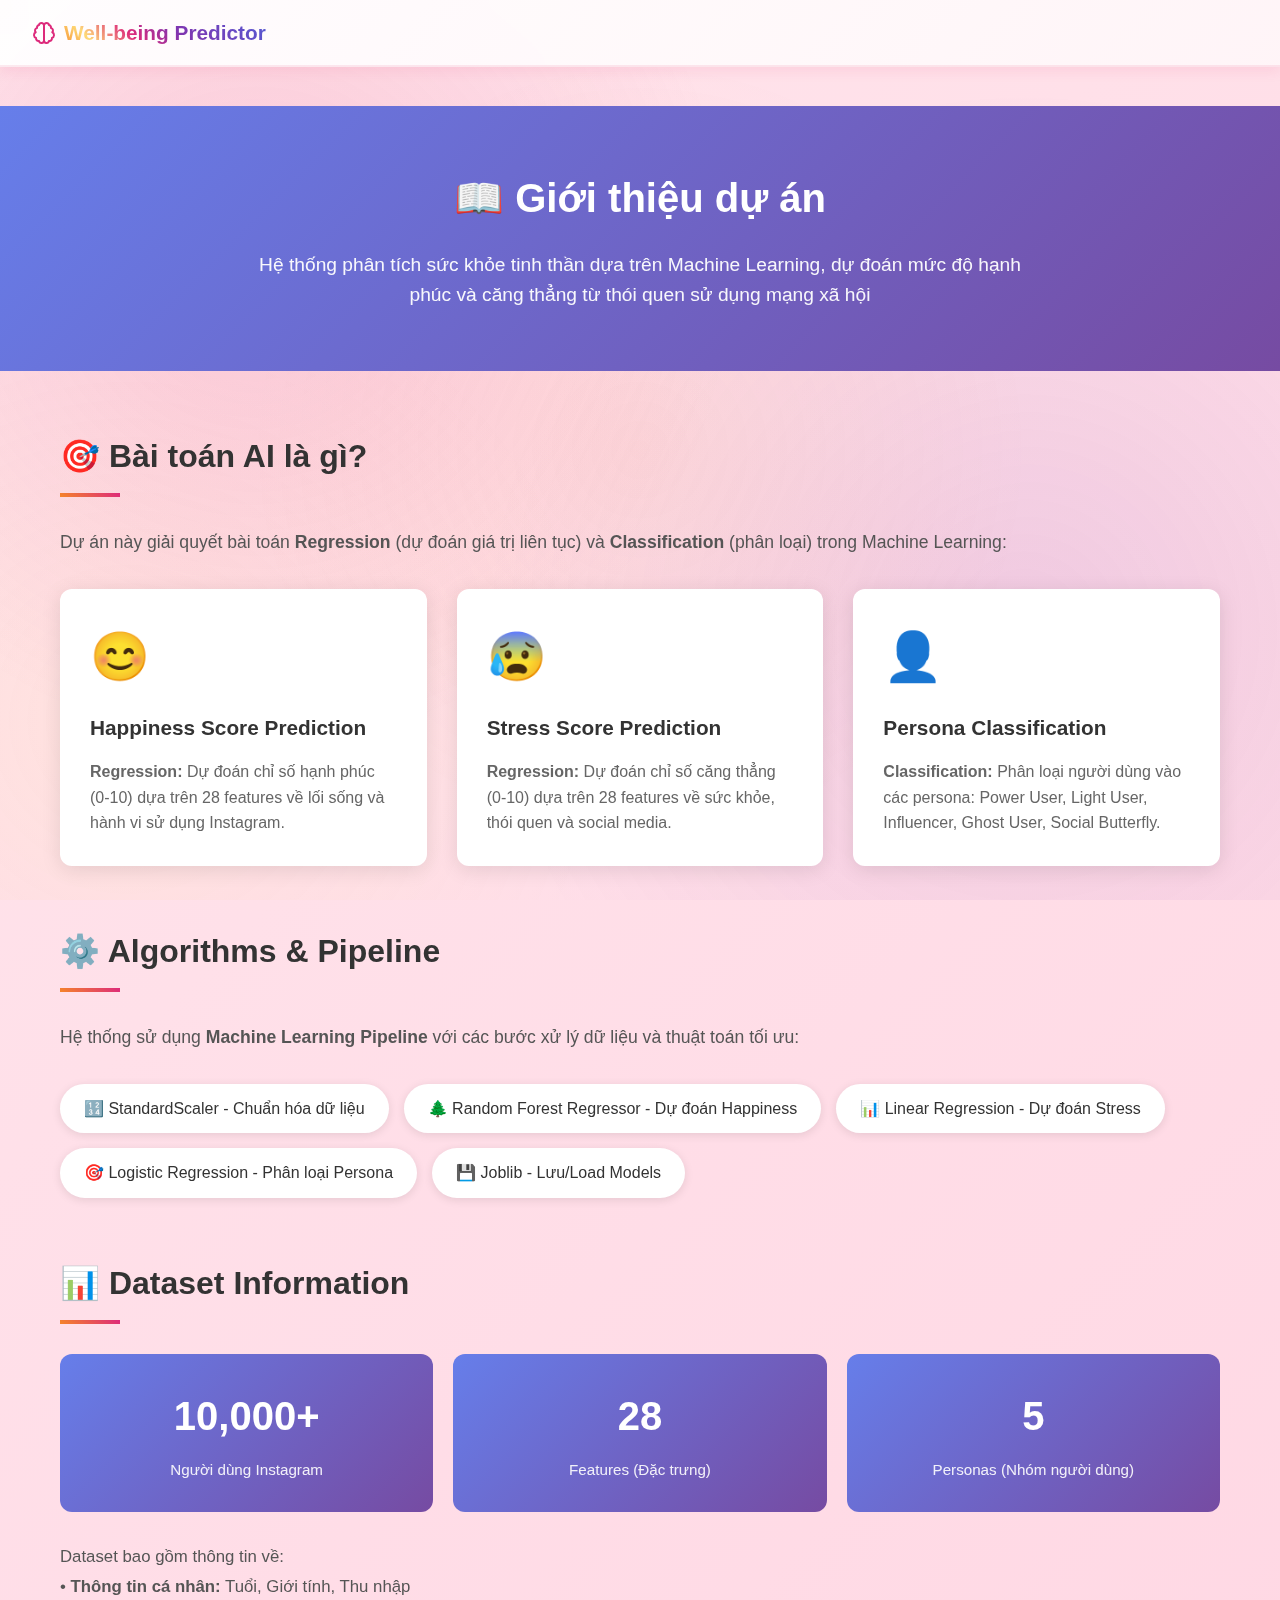
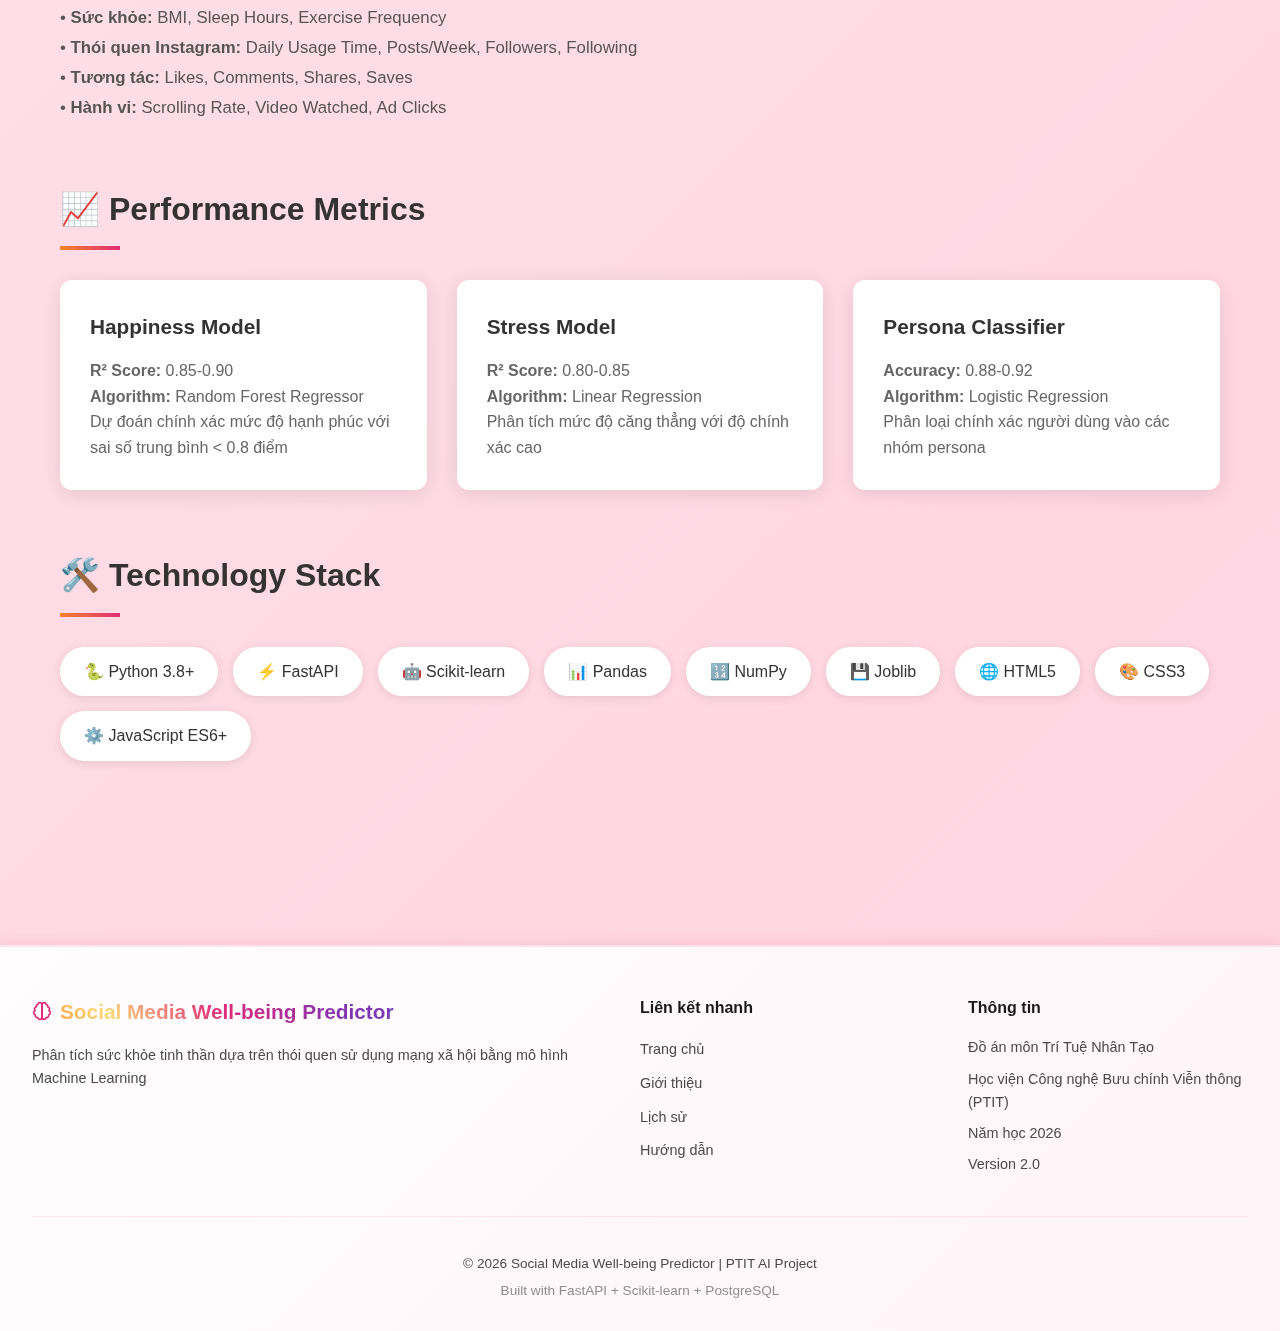
<file: frontend/pages/about.html>
<!DOCTYPE html>
<html lang="vi">
<head>
    <meta charset="UTF-8">
    <meta name="viewport" content="width=device-width, initial-scale=1.0">
    <meta name="description" content="Giới thiệu về hệ thống dự đoán sức khỏe tinh thần dựa trên Machine Learning">
    <title>Giới thiệu - Social Media Well-being Predictor</title>
    
    <!-- Fonts -->
    <link rel="preconnect" href="https://fonts.googleapis.com">
    <link rel="preconnect" href="https://fonts.gstatic.com" crossorigin>
    <link href="https://fonts.googleapis.com/css2?family=Inter:wght@300;400;500;600;700&display=swap" rel="stylesheet">
    
    <!-- Styles -->
    <link rel="stylesheet" href="../src/styles.css">`n    <link rel="stylesheet" href="../src/header-footer.css">
    
    <style>
        .about-page {
            min-height: 100vh;
            padding-top: 80px;
        }

        .about-hero {
            background: linear-gradient(135deg, #667eea 0%, #764ba2 100%);
            padding: 60px 20px;
            text-align: center;
            color: white;
        }

        .about-hero h1 {
            font-size: 2.5rem;
            margin-bottom: 20px;
            font-weight: 700;
        }

        .about-hero p {
            font-size: 1.2rem;
            max-width: 800px;
            margin: 0 auto;
            opacity: 0.95;
        }

        .about-container {
            max-width: 1200px;
            margin: 0 auto;
            padding: 60px 20px;
        }

        .about-section {
            margin-bottom: 60px;
        }

        .about-section h2 {
            font-size: 2rem;
            margin-bottom: 30px;
            color: #333;
            position: relative;
            padding-bottom: 15px;
        }

        .about-section h2::after {
            content: '';
            position: absolute;
            bottom: 0;
            left: 0;
            width: 60px;
            height: 4px;
            background: linear-gradient(45deg, #F58529, #DD2A7B);
        }

        .features-grid {
            display: grid;
            grid-template-columns: repeat(auto-fit, minmax(300px, 1fr));
            gap: 30px;
            margin-top: 30px;
        }

        .feature-card {
            background: white;
            padding: 30px;
            border-radius: 12px;
            box-shadow: 0 4px 20px rgba(0,0,0,0.1);
            transition: transform 0.3s ease, box-shadow 0.3s ease;
        }

        .feature-card:hover {
            transform: translateY(-5px);
            box-shadow: 0 8px 30px rgba(0,0,0,0.15);
        }

        .feature-icon {
            font-size: 3rem;
            margin-bottom: 15px;
        }

        .feature-card h3 {
            font-size: 1.3rem;
            margin-bottom: 15px;
            color: #333;
        }

        .feature-card p {
            color: #666;
            line-height: 1.6;
        }

        .metrics-grid {
            display: grid;
            grid-template-columns: repeat(auto-fit, minmax(250px, 1fr));
            gap: 20px;
            margin-top: 30px;
        }

        .metric-box {
            background: linear-gradient(135deg, #667eea 0%, #764ba2 100%);
            color: white;
            padding: 30px;
            border-radius: 12px;
            text-align: center;
        }

        .metric-value {
            font-size: 2.5rem;
            font-weight: 700;
            margin-bottom: 10px;
        }

        .metric-label {
            font-size: 0.95rem;
            opacity: 0.9;
        }

        .tech-stack {
            display: flex;
            flex-wrap: wrap;
            gap: 15px;
            margin-top: 30px;
        }

        .tech-badge {
            background: white;
            padding: 12px 24px;
            border-radius: 25px;
            box-shadow: 0 2px 10px rgba(0,0,0,0.1);
            font-weight: 500;
            color: #333;
            transition: transform 0.2s ease;
        }

        .tech-badge:hover {
            transform: scale(1.05);
        }

        @media (max-width: 768px) {
            .about-hero h1 {
                font-size: 2rem;
            }

            .about-hero p {
                font-size: 1rem;
            }

            .features-grid,
            .metrics-grid {
                grid-template-columns: 1fr;
            }
        }
    </style>
</head>
<body>
    <!-- Header -->
    <div id="headerContainer"></div>

    <!-- Main Content -->
    <div class="about-page">
        <!-- Hero Section -->
        <div class="about-hero">
            <h1>📖 Giới thiệu dự án</h1>
            <p>Hệ thống phân tích sức khỏe tinh thần dựa trên Machine Learning, dự đoán mức độ hạnh phúc và căng thẳng từ thói quen sử dụng mạng xã hội</p>
        </div>

        <!-- Content Container -->
        <div class="about-container">
            <!-- AI Model Section -->
            <section class="about-section">
                <h2>🎯 Bài toán AI là gì?</h2>
                <p style="font-size: 1.1rem; line-height: 1.8; color: #555;">
                    Dự án này giải quyết bài toán <strong>Regression</strong> (dự đoán giá trị liên tục) và <strong>Classification</strong> (phân loại) trong Machine Learning:
                </p>
                
                <div class="features-grid">
                    <div class="feature-card">
                        <div class="feature-icon">😊</div>
                        <h3>Happiness Score Prediction</h3>
                        <p><strong>Regression:</strong> Dự đoán chỉ số hạnh phúc (0-10) dựa trên 28 features về lối sống và hành vi sử dụng Instagram.</p>
                    </div>
                    
                    <div class="feature-card">
                        <div class="feature-icon">😰</div>
                        <h3>Stress Score Prediction</h3>
                        <p><strong>Regression:</strong> Dự đoán chỉ số căng thẳng (0-10) dựa trên 28 features về sức khỏe, thói quen và social media.</p>
                    </div>
                    
                    <div class="feature-card">
                        <div class="feature-icon">👤</div>
                        <h3>Persona Classification</h3>
                        <p><strong>Classification:</strong> Phân loại người dùng vào các persona: Power User, Light User, Influencer, Ghost User, Social Butterfly.</p>
                    </div>
                </div>
            </section>

            <!-- Algorithms Section -->
            <section class="about-section">
                <h2>⚙️ Algorithms & Pipeline</h2>
                <p style="font-size: 1.1rem; line-height: 1.8; color: #555; margin-bottom: 30px;">
                    Hệ thống sử dụng <strong>Machine Learning Pipeline</strong> với các bước xử lý dữ liệu và thuật toán tối ưu:
                </p>
                
                <div class="tech-stack">
                    <div class="tech-badge">🔢 StandardScaler - Chuẩn hóa dữ liệu</div>
                    <div class="tech-badge">🌲 Random Forest Regressor - Dự đoán Happiness</div>
                    <div class="tech-badge">📊 Linear Regression - Dự đoán Stress</div>
                    <div class="tech-badge">🎯 Logistic Regression - Phân loại Persona</div>
                    <div class="tech-badge">💾 Joblib - Lưu/Load Models</div>
                </div>
            </section>

            <!-- Dataset Section -->
            <section class="about-section">
                <h2>📊 Dataset Information</h2>
                <div class="metrics-grid">
                    <div class="metric-box">
                        <div class="metric-value">10,000+</div>
                        <div class="metric-label">Người dùng Instagram</div>
                    </div>
                    <div class="metric-box">
                        <div class="metric-value">28</div>
                        <div class="metric-label">Features (Đặc trưng)</div>
                    </div>
                    <div class="metric-box">
                        <div class="metric-value">5</div>
                        <div class="metric-label">Personas (Nhóm người dùng)</div>
                    </div>
                </div>
                
                <p style="margin-top: 30px; font-size: 1.05rem; line-height: 1.8; color: #555;">
                    Dataset bao gồm thông tin về:
                    <br>
                    • <strong>Thông tin cá nhân:</strong> Tuổi, Giới tính, Thu nhập
                    <br>
                    • <strong>Sức khỏe:</strong> BMI, Sleep Hours, Exercise Frequency
                    <br>
                    • <strong>Thói quen Instagram:</strong> Daily Usage Time, Posts/Week, Followers, Following
                    <br>
                    • <strong>Tương tác:</strong> Likes, Comments, Shares, Saves
                    <br>
                    • <strong>Hành vi:</strong> Scrolling Rate, Video Watched, Ad Clicks
                </p>
            </section>

            <!-- Performance Section -->
            <section class="about-section">
                <h2>📈 Performance Metrics</h2>
                <div class="features-grid">
                    <div class="feature-card">
                        <h3>Happiness Model</h3>
                        <p><strong>R² Score:</strong> 0.85-0.90</p>
                        <p><strong>Algorithm:</strong> Random Forest Regressor</p>
                        <p>Dự đoán chính xác mức độ hạnh phúc với sai số trung bình < 0.8 điểm</p>
                    </div>
                    
                    <div class="feature-card">
                        <h3>Stress Model</h3>
                        <p><strong>R² Score:</strong> 0.80-0.85</p>
                        <p><strong>Algorithm:</strong> Linear Regression</p>
                        <p>Phân tích mức độ căng thẳng với độ chính xác cao</p>
                    </div>
                    
                    <div class="feature-card">
                        <h3>Persona Classifier</h3>
                        <p><strong>Accuracy:</strong> 0.88-0.92</p>
                        <p><strong>Algorithm:</strong> Logistic Regression</p>
                        <p>Phân loại chính xác người dùng vào các nhóm persona</p>
                    </div>
                </div>
            </section>

            <!-- Technology Stack -->
            <section class="about-section">
                <h2>🛠️ Technology Stack</h2>
                <div class="tech-stack">
                    <div class="tech-badge">🐍 Python 3.8+</div>
                    <div class="tech-badge">⚡ FastAPI</div>
                    <div class="tech-badge">🤖 Scikit-learn</div>
                    <div class="tech-badge">📊 Pandas</div>
                    <div class="tech-badge">🔢 NumPy</div>
                    <div class="tech-badge">💾 Joblib</div>
                    <div class="tech-badge">🌐 HTML5</div>
                    <div class="tech-badge">🎨 CSS3</div>
                    <div class="tech-badge">⚙️ JavaScript ES6+</div>
                </div>
            </section>
        </div>
    </div>

    <!-- Footer -->
    <div id="footerContainer"></div>

    <!-- Scripts -->
    <script src="../src/components/header.js"></script>
    <script src="../src/components/footer.js"></script>
</body>
</html>
</file>
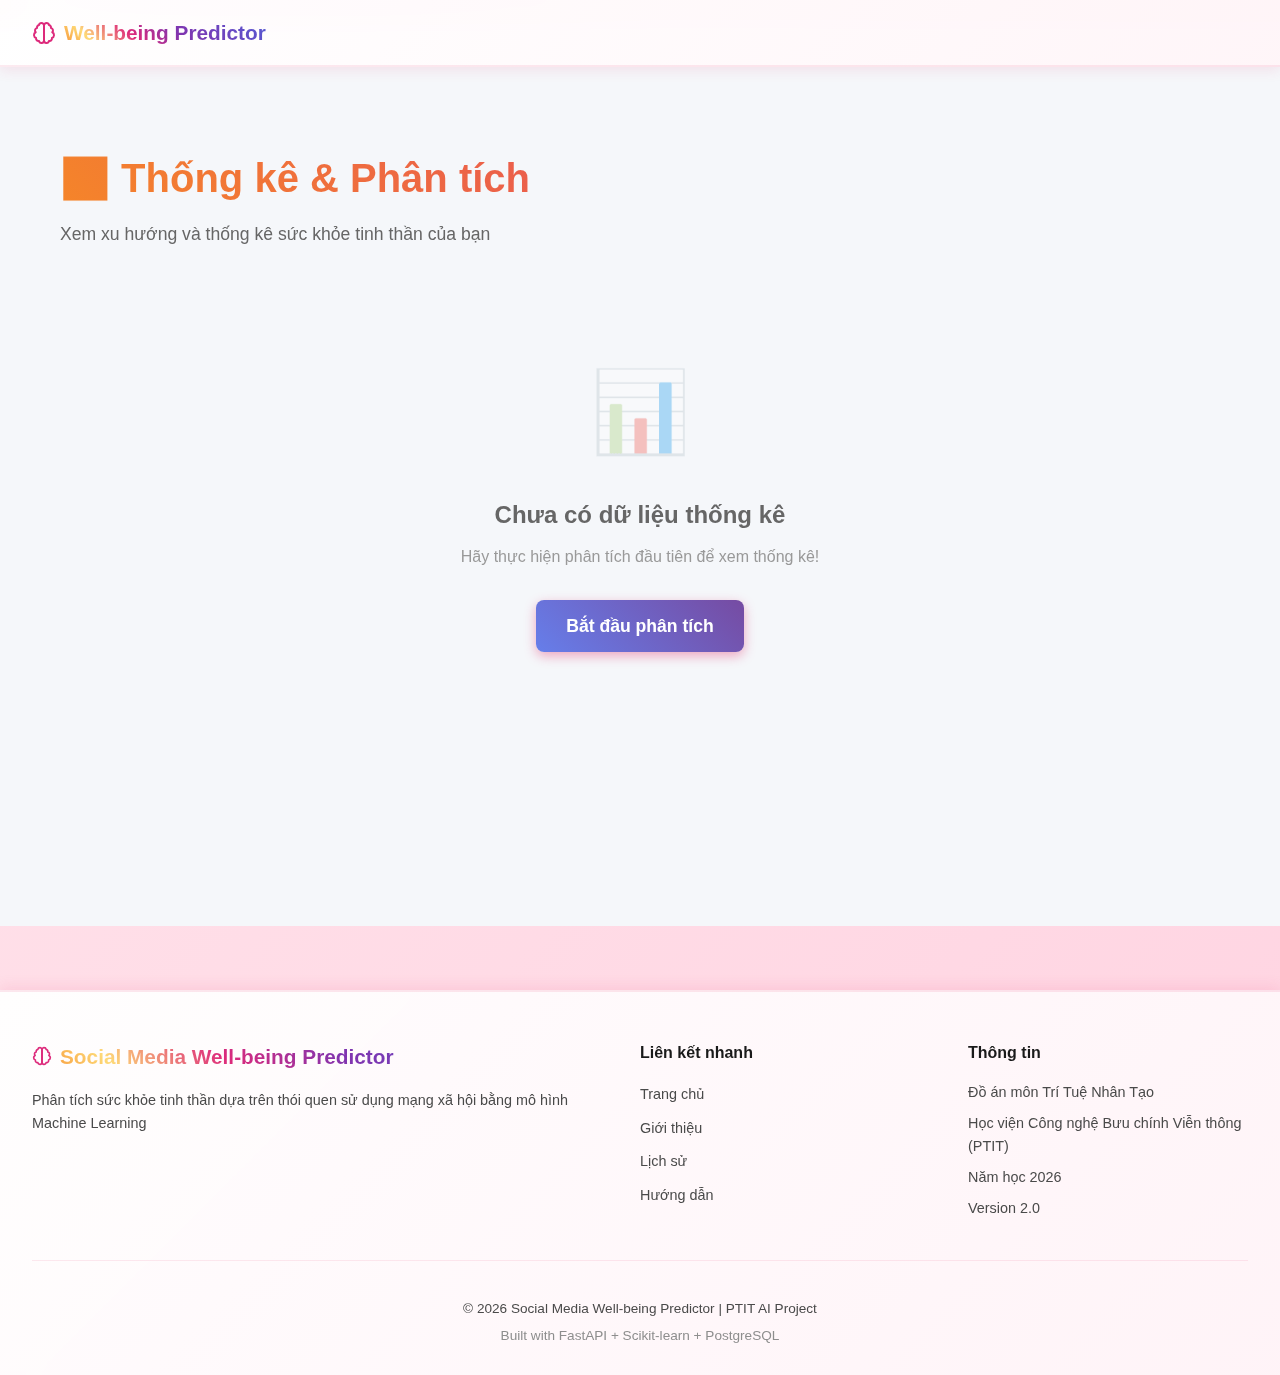
<file: frontend/pages/dashboard.html>
<!DOCTYPE html>
<html lang="vi">
<head>
    <meta charset="UTF-8">
    <meta name="viewport" content="width=device-width, initial-scale=1.0">
    <meta name="description" content="Thống kê và phân tích xu hướng sức khỏe tinh thần">
    <title>Thống kê - Social Media Well-being Predictor</title>
    
    <!-- Fonts -->
    <link rel="preconnect" href="https://fonts.googleapis.com">
    <link rel="preconnect" href="https://fonts.gstatic.com" crossorigin>
    <link href="https://fonts.googleapis.com/css2?family=Inter:wght@300;400;500;600;700&display=swap" rel="stylesheet">
    
    <!-- Styles -->
    <link rel="stylesheet" href="../src/styles.css">`n    <link rel="stylesheet" href="../src/header-footer.css">
    
    <style>
        .dashboard-page {
            min-height: 100vh;
            padding-top: 80px;
            padding-bottom: 60px;
            background: #f5f7fa;
        }

        .dashboard-container {
            max-width: 1200px;
            margin: 0 auto;
            padding: 40px 20px;
        }

        .page-title {
            font-size: 2.5rem;
            margin-bottom: 10px;
            background: linear-gradient(45deg, #F58529, #DD2A7B);
            -webkit-background-clip: text;
            -webkit-text-fill-color: transparent;
            background-clip: text;
        }

        .page-subtitle {
            font-size: 1.1rem;
            color: #666;
            margin-bottom: 40px;
        }

        .stats-grid {
            display: grid;
            grid-template-columns: repeat(auto-fit, minmax(250px, 1fr));
            gap: 20px;
            margin-bottom: 40px;
        }

        .stat-card {
            background: white;
            padding: 30px;
            border-radius: 12px;
            box-shadow: 0 2px 10px rgba(0,0,0,0.08);
            position: relative;
            overflow: hidden;
        }

        .stat-card::before {
            content: '';
            position: absolute;
            top: 0;
            left: 0;
            right: 0;
            height: 4px;
            background: linear-gradient(45deg, #F58529, #DD2A7B);
        }

        .stat-icon {
            font-size: 2.5rem;
            margin-bottom: 15px;
        }

        .stat-label {
            font-size: 0.9rem;
            color: #666;
            margin-bottom: 10px;
            text-transform: uppercase;
            letter-spacing: 0.5px;
        }

        .stat-value {
            font-size: 2.5rem;
            font-weight: 700;
            color: #333;
            margin-bottom: 5px;
        }

        .stat-trend {
            font-size: 0.85rem;
            color: #28a745;
        }

        .chart-section {
            background: white;
            padding: 30px;
            border-radius: 12px;
            box-shadow: 0 2px 10px rgba(0,0,0,0.08);
            margin-bottom: 30px;
        }

        .chart-title {
            font-size: 1.5rem;
            margin-bottom: 25px;
            color: #333;
        }

        .persona-chart {
            display: flex;
            flex-direction: column;
            gap: 20px;
        }

        .chart-bar {
            display: flex;
            align-items: center;
            gap: 15px;
        }

        .bar-label {
            min-width: 150px;
            font-weight: 500;
            color: #333;
        }

        .bar-wrapper {
            flex: 1;
            background: #f1f3f5;
            border-radius: 20px;
            overflow: hidden;
            height: 30px;
            position: relative;
        }

        .bar-fill {
            height: 100%;
            background: linear-gradient(45deg, #F58529, #DD2A7B);
            border-radius: 20px;
            transition: width 1s ease;
            display: flex;
            align-items: center;
            justify-content: flex-end;
            padding-right: 10px;
            color: white;
            font-size: 0.85rem;
            font-weight: 600;
        }

        .activity-feed {
            background: white;
            padding: 30px;
            border-radius: 12px;
            box-shadow: 0 2px 10px rgba(0,0,0,0.08);
        }

        .activity-item {
            display: flex;
            gap: 15px;
            padding: 15px;
            border-bottom: 1px solid #eee;
            transition: background 0.2s ease;
        }

        .activity-item:hover {
            background: #f8f9fa;
        }

        .activity-item:last-child {
            border-bottom: none;
        }

        .activity-icon {
            font-size: 1.5rem;
        }

        .activity-content {
            flex: 1;
        }

        .activity-time {
            font-size: 0.85rem;
            color: #999;
        }

        .activity-text {
            margin-top: 5px;
            color: #555;
        }

        .empty-state {
            text-align: center;
            padding: 60px 20px;
        }

        .empty-icon {
            font-size: 5rem;
            margin-bottom: 20px;
            opacity: 0.3;
        }

        .empty-state h3 {
            font-size: 1.5rem;
            color: #666;
            margin-bottom: 10px;
        }

        .empty-state p {
            color: #999;
            margin-bottom: 30px;
        }

        .refresh-info {
            text-align: center;
            margin-top: 20px;
            color: #999;
            font-size: 0.9rem;
        }

        @media (max-width: 768px) {
            .page-title {
                font-size: 2rem;
            }

            .stats-grid {
                grid-template-columns: 1fr;
            }

            .bar-label {
                min-width: 100px;
                font-size: 0.9rem;
            }
        }
    </style>
</head>
<body>
    <!-- Header -->
    <div id="headerContainer"></div>

    <!-- Main Content -->
    <div class="dashboard-page">
        <div class="dashboard-container">
            <h1 class="page-title">📈 Thống kê & Phân tích</h1>
            <p class="page-subtitle">Xem xu hướng và thống kê sức khỏe tinh thần của bạn</p>

            <div id="dashboardContent">
                <!-- Statistics Cards -->
                <div class="stats-grid">
                    <div class="stat-card">
                        <div class="stat-icon">🎯</div>
                        <div class="stat-label">Tổng số lần phân tích</div>
                        <div class="stat-value" id="totalPredictions">0</div>
                    </div>
                    
                    <div class="stat-card">
                        <div class="stat-icon">😊</div>
                        <div class="stat-label">Hạnh phúc trung bình</div>
                        <div class="stat-value" id="avgHappiness">0</div>
                        <div class="stat-trend" id="happinessTrend"></div>
                    </div>
                    
                    <div class="stat-card">
                        <div class="stat-icon">😰</div>
                        <div class="stat-label">Căng thẳng trung bình</div>
                        <div class="stat-value" id="avgStress">0</div>
                        <div class="stat-trend" id="stressTrend"></div>
                    </div>
                    
                    <div class="stat-card">
                        <div class="stat-icon">📅</div>
                        <div class="stat-label">Phân tích tuần này</div>
                        <div class="stat-value" id="recentCount">0</div>
                    </div>
                </div>

                <!-- Persona Distribution Chart -->
                <div class="chart-section">
                    <h2 class="chart-title">📊 Phân bố Persona</h2>
                    <div class="persona-chart" id="personaChart">
                        <!-- Populated by JavaScript -->
                    </div>
                </div>

                <!-- Trend Chart (NEW) -->
                <div class="chart-section">
                    <h2 class="chart-title">📉 Xu hướng theo thời gian</h2>
                    <canvas id="trendChart" width="800" height="300" style="width: 100%; max-width: 800px;"></canvas>
                    <div class="chart-legend" style="display: flex; justify-content: center; gap: 30px; margin-top: 20px;">
                        <div style="display: flex; align-items: center; gap: 8px;">
                            <div style="width: 20px; height: 3px; background: #4CAF50;"></div>
                            <span style="font-size: 0.9rem; color: #666;">Hạnh phúc</span>
                        </div>
                        <div style="display: flex; align-items: center; gap: 8px;">
                            <div style="width: 20px; height: 3px; background: #FF5252;"></div>
                            <span style="font-size: 0.9rem; color: #666;">Căng thẳng</span>
                        </div>
                    </div>
                </div>

                <!-- Recent Activity -->
                <div class="activity-feed">
                    <h2 class="chart-title">⏱️ Hoạt động gần đây</h2>
                    <div id="activityFeed">
                        <!-- Populated by JavaScript -->
                    </div>
                </div>

                <div class="refresh-info">
                    ⟳ Dữ liệu tự động cập nhật mỗi 30 giây
                </div>
            </div>

            <!-- Empty State -->
            <div class="empty-state" id="emptyState" style="display: none;">
                <div class="empty-icon">📊</div>
                <h3>Chưa có dữ liệu thống kê</h3>
                <p>Hãy thực hiện phân tích đầu tiên để xem thống kê!</p>
                <a href="../index.html" class="btn btn-primary" style="display: inline-block; padding: 12px 30px; background: linear-gradient(45deg, #667eea, #764ba2); color: white; text-decoration: none; border-radius: 8px;">Bắt đầu phân tích</a>
            </div>
        </div>
    </div>

    <!-- Footer -->
    <div id="footerContainer"></div>

    <!-- Scripts -->
    <script src="../src/utils/storage.js"></script>
    <script src="../src/utils/stats.js"></script>
    <script src="../src/components/header.js"></script>
    <script src="../src/components/footer.js"></script>
    
    <script>
        // Initialize dashboard
        document.addEventListener('DOMContentLoaded', function() {
            loadDashboard();
            
            // Auto-refresh every 30 seconds
            setInterval(loadDashboard, 30000);
        });

        function loadDashboard() {
            const stats = getDashboardStats();
            
            // Check if we have data
            if (stats.total === 0) {
                showEmptyState();
                return;
            }
            
            hideEmptyState();
            updateStats(stats);
            updatePersonaChart(stats.personaDistribution);
            updateTrendChart();
            updateActivityFeed();
        }

        function drawTrendChart() {
            const canvas = document.getElementById('trendChart');
            if (!canvas) return;
            
            const ctx = canvas.getContext('2d');
            const width = canvas.width;
            const height = canvas.height;
            
            // Clear canvas
            ctx.clearRect(0, 0, width, height);
            
            // Get trend data
            const predictions = getAllPredictions().slice(0, 10).reverse(); // Last 10 predictions
            
            if (predictions.length === 0) {
                // Show empty message
                ctx.font = '16px Inter';
                ctx.fillStyle = '#999';
                ctx.textAlign = 'center';
                ctx.fillText('Chưa có dữ liệu đủ để hiển thị biểu đồ', width / 2, height / 2);
                return;
            }
            
            // Setup
            const padding = 40;
            const chartWidth = width - (padding * 2);
            const chartHeight = height - (padding * 2);
            
            // Draw grid
            ctx.strokeStyle = '#eee';
            ctx.lineWidth = 1;
            
            // Horizontal lines (scores)
            for (let i = 0; i <= 10; i++) {
                const y = padding + (chartHeight - (i / 10 * chartHeight));
                ctx.beginPath();
                ctx.moveTo(padding, y);
                ctx.lineTo(width - padding, y);
                ctx.stroke();
                
                // Labels
                ctx.fillStyle = '#999';
                ctx.font = '12px Inter';
                ctx.textAlign = 'right';
                ctx.fillText(i.toString(), padding - 10, y + 4);
            }
            
            // Extract data
            const happinessData = predictions.map(p => p.output.happiness_score);
            const stressData = predictions.map(p => p.output.stress_score);
            const step = chartWidth / Math.max(predictions.length - 1, 1);
            
            // Draw happiness line
            ctx.strokeStyle = '#4CAF50';
            ctx.lineWidth = 3;
            ctx.beginPath();
            
            happinessData.forEach((score, i) => {
                const x = padding + (i * step);
                const y = padding + (chartHeight - (score / 10 * chartHeight));
                
                if (i === 0) {
                    ctx.moveTo(x, y);
                } else {
                    ctx.lineTo(x, y);
                }
            });
            ctx.stroke();
            
            // Draw happiness dots
            ctx.fillStyle = '#4CAF50';
            happinessData.forEach((score, i) => {
                const x = padding + (i * step);
                const y = padding + (chartHeight - (score / 10 * chartHeight));
                
                ctx.beginPath();
                ctx.arc(x, y, 5, 0, Math.PI * 2);
                ctx.fill();
            });
            
            // Draw stress line
            ctx.strokeStyle = '#FF5252';
            ctx.lineWidth = 3;
            ctx.beginPath();
            
            stressData.forEach((score, i) => {
                const x = padding + (i * step);
                const y = padding + (chartHeight - (score / 10 * chartHeight));
                
                if (i === 0) {
                    ctx.moveTo(x, y);
                } else {
                    ctx.lineTo(x, y);
                }
            });
            ctx.stroke();
            
            // Draw stress dots
            ctx.fillStyle = '#FF5252';
            stressData.forEach((score, i) => {
                const x = padding + (i * step);
                const y = padding + (chartHeight - (score / 10 * chartHeight));
                
                ctx.beginPath();
                ctx.arc(x, y, 5, 0, Math.PI * 2);
                ctx.fill();
            });
            
            // Draw x-axis labels (timestamps)
            ctx.fillStyle = '#999';
            ctx.font = '11px Inter';
            ctx.textAlign = 'center';
            
            predictions.forEach((p, i) => {
                if (i % Math.ceil(predictions.length / 5) === 0) {
                    const x = padding + (i * step);
                    const time = formatTimestamp(p.timestamp);
                    ctx.fillText(time.relative, x, height - 10);
                }
            });
        }

        function updateTrendChart() {
            drawTrendChart();
        }

        function showEmptyState() {
            document.getElementById('dashboardContent').style.display = 'none';
            document.getElementById('emptyState').style.display = 'block';
        }

        function hideEmptyState() {
            document.getElementById('dashboardContent').style.display = 'block';
            document.getElementById('emptyState').style.display = 'none';
        }

        function updateStats(stats) {
            // Total predictions
            document.getElementById('totalPredictions').textContent = stats.total;
            
            // Average scores
            document.getElementById('avgHappiness').textContent = stats.averageScores.happiness;
            document.getElementById('avgStress').textContent = stats.averageScores.stress;
            
            // Recent count
            document.getElementById('recentCount').textContent = stats.recentCount;
            
            // Trends
            const happinessTrend = stats.trends.happiness;
            const stressTrend = stats.trends.stress;
            
            const happinessTrendEl = document.getElementById('happinessTrend');
            const stressTrendEl = document.getElementById('stressTrend');
            
            if (happinessTrend.trend === 'up') {
                happinessTrendEl.textContent = `↑ +${happinessTrend.change} so với trước`;
                happinessTrendEl.style.color = '#28a745';
            } else if (happinessTrend.trend === 'down') {
                happinessTrendEl.textContent = `↓ ${happinessTrend.change} so với trước`;
                happinessTrendEl.style.color = '#dc3545';
            } else {
                happinessTrendEl.textContent = '→ Ổn định';
                happinessTrendEl.style.color = '#ffc107';
            }
            
            if (stressTrend.trend === 'up') {
                stressTrendEl.textContent = `↑ +${stressTrend.change} so với trước`;
                stressTrendEl.style.color = '#dc3545';
            } else if (stressTrend.trend === 'down') {
                stressTrendEl.textContent = `↓ ${stressTrend.change} so với trước`;
                stressTrendEl.style.color = '#28a745';
            } else {
                stressTrendEl.textContent = '→ Ổn định';
                stressTrendEl.style.color = '#ffc107';
            }
        }

        function updatePersonaChart(distribution) {
            const chartData = getPersonaChartData();
            const chartEl = document.getElementById('personaChart');
            
            if (chartData.length === 0) {
                chartEl.innerHTML = '<p style="text-align: center; color: #999;">Chưa có dữ liệu</p>';
                return;
            }
            
            // Find max for scaling
            const maxCount = Math.max(...chartData.map(d => d.count));
            
            chartEl.innerHTML = chartData.map(data => {
                const percentage = (data.count / maxCount * 100);
                
                return `
                    <div class="chart-bar">
                        <div class="bar-label">${data.label}</div>
                        <div class="bar-wrapper">
                            <div class="bar-fill" style="width: ${percentage}%">
                                ${data.count} (${data.percentage}%)
                            </div>
                        </div>
                    </div>
                `;
            }).join('');
        }

        function updateActivityFeed() {
            const recent = getRecentPredictions(5);
            const feedEl = document.getElementById('activityFeed');
            
            if (recent.length === 0) {
                feedEl.innerHTML = '<p style="text-align: center; color: #999;">Chưa có hoạt động nào</p>';
                return;
            }
            
            feedEl.innerHTML = recent.map(p => {
                const time = formatTimestamp(p.timestamp);
                const icon = getPersonaIcon(p.output.persona);
                
                return `
                    <div class="activity-item">
                        <div class="activity-icon">${icon}</div>
                        <div class="activity-content">
                            <div class="activity-time">${time.relative}</div>
                            <div class="activity-text">
                                <strong>${p.output.persona}</strong> - 
                                Hạnh phúc: ${p.output.happiness_score} | 
                                Căng thẳng: ${p.output.stress_score}
                            </div>
                        </div>
                    </div>
                `;
            }).join('');
        }

        function getPersonaIcon(persona) {
            const icons = {
                'Power User': '⚡',
                'Light User': '🌙',
                'Influencer': '⭐',
                'Ghost User': '👻',
                'Social Butterfly': '🦋'
            };
            return icons[persona] || '👤';
        }
    </script>
</body>
</html>
</file>
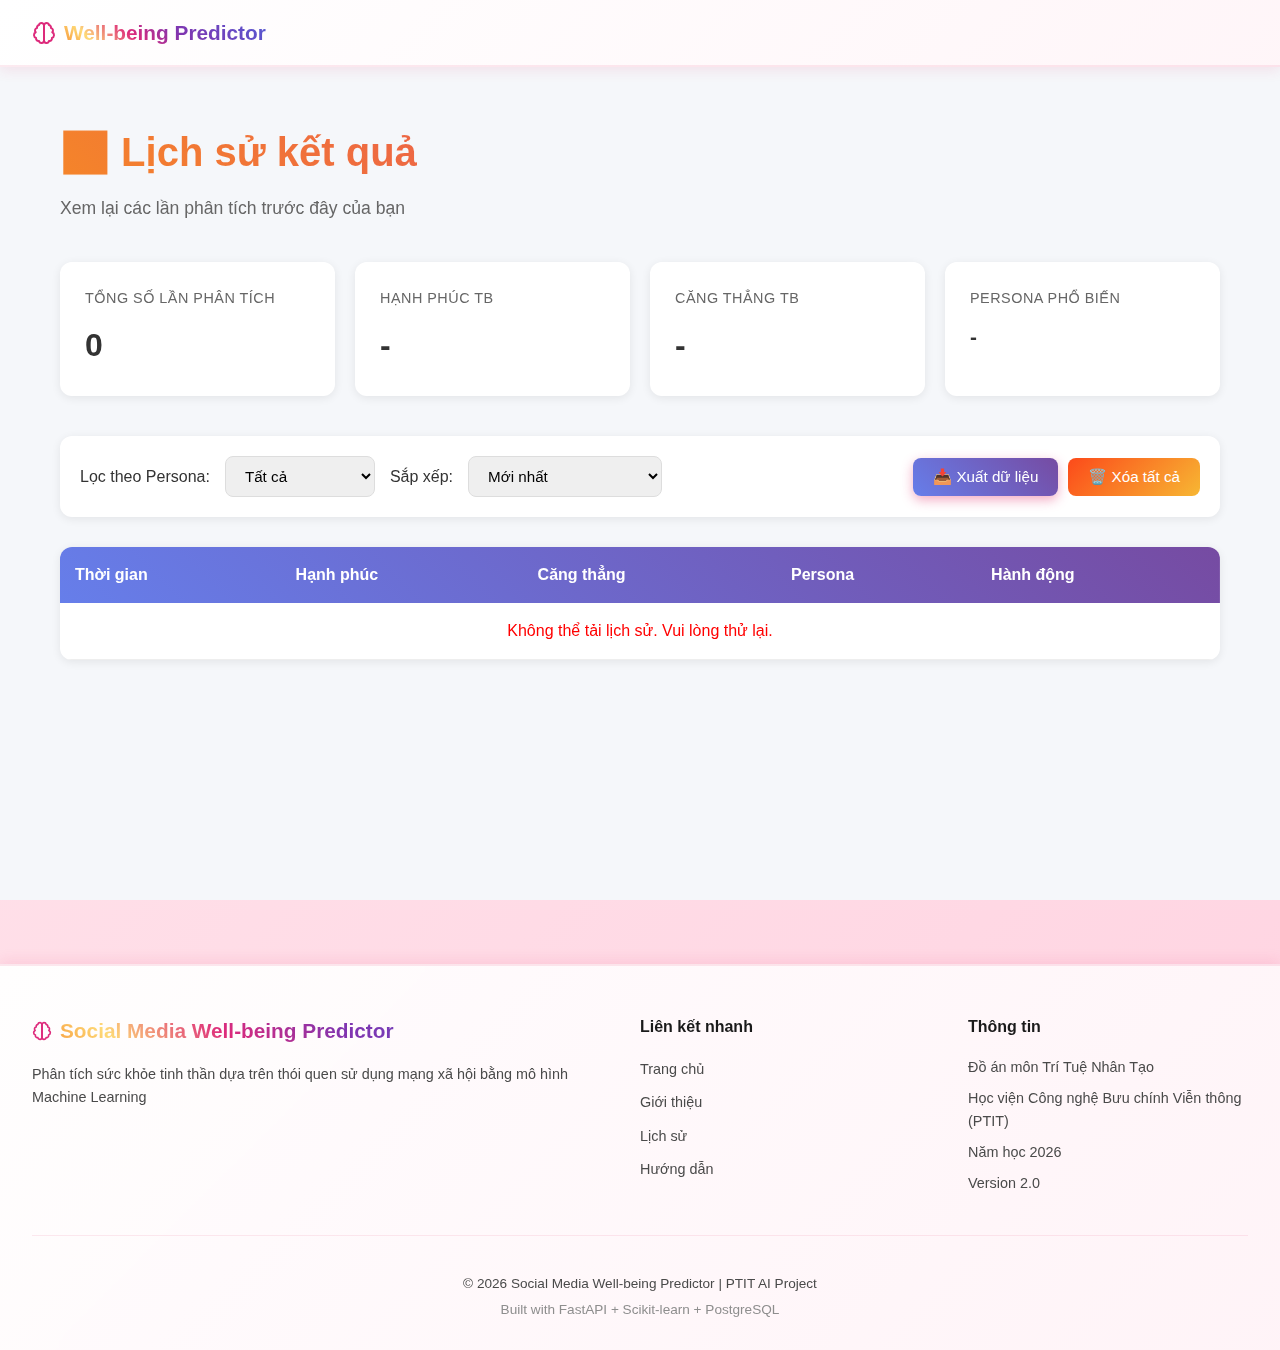
<file: frontend/pages/history.html>
<!DOCTYPE html>
<html lang="vi">
<head>
    <meta charset="UTF-8">
    <meta name="viewport" content="width=device-width, initial-scale=1.0">
    <meta name="description" content="Xem lịch sử các lần phân tích sức khỏe tinh thần">
    <title>Lịch sử - Social Media Well-being Predictor</title>
    
    <!-- Fonts -->
    <link rel="preconnect" href="https://fonts.googleapis.com">
    <link rel="preconnect" href="https://fonts.gstatic.com" crossorigin>
    <link href="https://fonts.googleapis.com/css2?family=Inter:wght@300;400;500;600;700&display=swap" rel="stylesheet">
    
    <!-- Styles -->
    <link rel="stylesheet" href="../src/styles.css">
    <link rel="stylesheet" href="../src/header-footer.css">
    
    <style>
        .history-page {
            min-height: 100vh;
            padding-top: 80px;
            padding-bottom: 60px;
            background: #f5f7fa;
        }

        .history-container {
            max-width: 1200px;
            margin: 0 auto;
            padding: 40px 20px;
        }

        .page-title {
            font-size: 2.5rem;
            margin-bottom: 10px;
            background: linear-gradient(45deg, #F58529, #DD2A7B);
            -webkit-background-clip: text;
            -webkit-text-fill-color: transparent;
            background-clip: text;
        }

        .page-subtitle {
            font-size: 1.1rem;
            color: #666;
            margin-bottom: 40px;
        }

        .stats-grid {
            display: grid;
            grid-template-columns: repeat(auto-fit, minmax(250px, 1fr));
            gap: 20px;
            margin-bottom: 40px;
        }

        .stat-card {
            background: white;
            padding: 25px;
            border-radius: 12px;
            box-shadow: 0 2px 10px rgba(0,0,0,0.08);
        }

        .stat-label {
            font-size: 0.9rem;
            color: #666;
            margin-bottom: 10px;
            text-transform: uppercase;
            letter-spacing: 0.5px;
        }

        .stat-value {
            font-size: 2rem;
            font-weight: 700;
            color: #333;
        }

        .controls-bar {
            background: white;
            padding: 20px;
            border-radius: 12px;
            box-shadow: 0 2px 10px rgba(0,0,0,0.08);
            margin-bottom: 30px;
            display: flex;
            flex-wrap: wrap;
            gap: 15px;
            align-items: center;
            justify-content: space-between;
        }

        .filter-group {
            display: flex;
            gap: 15px;
            flex-wrap: wrap;
            align-items: center;
        }

        .filter-group label {
            font-weight: 500;
            color: #333;
        }

        .filter-group select {
            padding: 10px 15px;
            border: 1px solid #ddd;
            border-radius: 8px;
            font-size: 0.95rem;
            min-width: 150px;
        }

        .action-buttons {
            display: flex;
            gap: 10px;
        }

        .btn {
            padding: 10px 20px;
            border: none;
            border-radius: 8px;
            font-size: 0.95rem;
            font-weight: 500;
            cursor: pointer;
            transition: all 0.3s ease;
        }

        .btn-primary {
            background: linear-gradient(45deg, #667eea, #764ba2);
            color: white;
        }

        .btn-danger {
            background: linear-gradient(135deg, #fc4a1a, #f7b733);
            color: white;
        }

        .btn:hover {
            transform: translateY(-2px);
            box-shadow: 0 4px 15px rgba(0,0,0,0.2);
        }

        .history-table {
            background: white;
            border-radius: 12px;
            box-shadow: 0 2px 10px rgba(0,0,0,0.08);
            overflow: hidden;
        }

        .table-wrapper {
            overflow-x: auto;
        }

        table {
            width: 100%;
            border-collapse: collapse;
        }

        thead {
            background: linear-gradient(45deg, #667eea, #764ba2);
            color: white;
        }

        th {
            padding: 15px;
            text-align: left;
            font-weight: 600;
        }

        td {
            padding: 15px;
            border-bottom: 1px solid #eee;
        }

        tbody tr:hover {
            background: #f8f9fa;
        }

        .persona-badge {
            display: inline-block;
            padding: 6px 12px;
            border-radius: 20px;
            font-size: 0.85rem;
            font-weight: 500;
            background: linear-gradient(45deg, #F58529, #DD2A7B);
            color: white;
        }

        .score-value {
            font-weight: 600;
            font-size: 1.1rem;
        }

        .score-high {
            color: #28a745;
        }

        .score-medium {
            color: #ffc107;
        }

        .score-low {
            color: #dc3545;
        }

        .action-btn {
            padding: 6px 12px;
            margin: 0 3px;
            border: none;
            border-radius: 6px;
            cursor: pointer;
            font-size: 0.85rem;
            transition: all 0.2s ease;
        }

        .action-btn:hover {
            transform: scale(1.1);
        }

        .btn-view {
            background: #17a2b8;
            color: white;
        }

        .btn-delete {
            background: #dc3545;
            color: white;
        }

        .empty-state {
            text-align: center;
            padding: 60px 20px;
        }

        .empty-icon {
            font-size: 5rem;
            margin-bottom: 20px;
            opacity: 0.3;
        }

        .empty-state h3 {
            font-size: 1.5rem;
            color: #666;
            margin-bottom: 10px;
        }

        .empty-state p {
            color: #999;
            margin-bottom: 30px;
        }

        @media (max-width: 768px) {
            .page-title {
                font-size: 2rem;
            }

            .stats-grid {
                grid-template-columns: 1fr;
            }

            .controls-bar {
                flex-direction: column;
                align-items: stretch;
            }

            .filter-group,
            .action-buttons {
                width: 100%;
                justify-content: space-between;
            }

            .filter-group select {
                flex: 1;
            }
        }
    </style>
</head>
<body>
    <!-- Header -->
    <div id="headerContainer"></div>

    <!-- Main Content -->
    <div class="history-page">
        <div class="history-container">
            <h1 class="page-title">📊 Lịch sử kết quả</h1>
            <p class="page-subtitle">Xem lại các lần phân tích trước đây của bạn</p>

            <!-- Statistics Cards -->
            <div class="stats-grid">
                <div class="stat-card">
                    <div class="stat-label">Tổng số lần phân tích</div>
                    <div class="stat-value" id="totalCount">0</div>
                </div>
                <div class="stat-card">
                    <div class="stat-label">Hạnh phúc TB</div>
                    <div class="stat-value" id="avgHappiness">-</div>
                </div>
                <div class="stat-card">
                    <div class="stat-label">Căng thẳng TB</div>
                    <div class="stat-value" id="avgStress">-</div>
                </div>
                <div class="stat-card">
                    <div class="stat-label">Persona phổ biến</div>
                    <div class="stat-value" id="commonPersona" style="font-size: 1.3rem;">-</div>
                </div>
            </div>

            <!-- Controls -->
            <div class="controls-bar">
                <div class="filter-group">
                    <label for="personaFilter">Lọc theo Persona:</label>
                    <select id="personaFilter">
                        <option value="all">Tất cả</option>
                    </select>

                    <label for="sortBy">Sắp xếp:</label>
                    <select id="sortBy">
                        <option value="newest">Mới nhất</option>
                        <option value="oldest">Cũ nhất</option>
                        <option value="happiness">Hạnh phúc cao nhất</option>
                        <option value="stress">Căng thẳng cao nhất</option>
                    </select>
                </div>

                <div class="action-buttons">
                    <button class="btn btn-primary" onclick="exportHistory()">📥 Xuất dữ liệu</button>
                    <button class="btn btn-danger" onclick="clearHistory()">🗑️ Xóa tất cả</button>
                </div>
            </div>

            <!-- History Table -->
            <div class="history-table">
                <div class="table-wrapper">
                    <table id="historyTable">
                        <thead>
                            <tr>
                                <th>Thời gian</th>
                                <th>Hạnh phúc</th>
                                <th>Căng thẳng</th>
                                <th>Persona</th>
                                <th>Hành động</th>
                            </tr>
                        </thead>
                        <tbody id="historyBody">
                            <!-- Populated by JavaScript -->
                        </tbody>
                    </table>
                </div>
            </div>

            <!-- Empty State -->
            <div class="empty-state" id="emptyState" style="display: none;">
                <div class="empty-icon">📭</div>
                <h3>Chưa có lịch sử phân tích</h3>
                <p>Hãy thực hiện phân tích đầu tiên của bạn!</p>
                <a href="../index.html" class="btn btn-primary">Bắt đầu phân tích</a>
            </div>
        </div>
    </div>

    <!-- Footer -->
    <div id="footerContainer"></div>

    <!-- Scripts -->
    <script src="../src/components/header.js"></script>
    <script src="../src/components/footer.js"></script>
    <script src="history_api.js"></script>
</body>
</html>
</file>
<file: frontend/src/header-footer.css>
/* ========================================
   APP HEADER & FOOTER (Components)
   ======================================== */
.app-header {
    background: linear-gradient(135deg, rgba(255, 255, 255, 0.95) 0%, rgba(255, 245, 248, 0.95) 100%);
    backdrop-filter: blur(10px);
    border-bottom: 2px solid rgba(225, 48, 108, 0.1);
    position: fixed;
    top: 0;
    left: 0;
    right: 0;
    z-index: 1000;
    box-shadow: 0 4px 12px rgba(225, 48, 108, 0.1);
}

.header-container {
    max-width: 1280px;
    margin: 0 auto;
    padding: 1rem 2rem;
    display: flex;
    align-items: center;
    justify-content: space-between;
}

.header-brand {
    display: flex;
    align-items: center;
    gap: 0.5rem;
}

.brand-link {
    text-decoration: none;
    display: flex;
    align-items: center;
    gap: 0.5rem;
    transition: all 0.3s ease;
}

.brand-link:hover {
    transform: scale(1.05);
}

.brand-icon {
    display: flex;
    align-items: center;
}

.brand-icon svg {
    stroke: #DD2A7B;
}

.brand-text {
    font-size: 1.3rem;
    font-weight: 700;
    background: var(--instagram-gradient);
    -webkit-background-clip: text;
    -webkit-text-fill-color: transparent;
    background-clip: text;
}

.header-nav {
    display: flex;
    align-items: center;
    gap: 1rem;
}

.nav-toggle {
    display: none;
    flex-direction: column;
    gap: 4px;
    background: none;
    border: none;
    cursor: pointer;
    padding: 0.5rem;
}

.hamburger {
    width: 25px;
    height: 3px;
    background: var(--instagram-gradient);
    border-radius: 2px;
    transition: all 0.3s ease;
}

.nav-menu {
    display: flex;
    list-style: none;
    gap: 0.25rem;
    align-items: center;
    margin: 0;
    padding: 0;
}

.nav-item {
    margin: 0;
}

.nav-link {
    text-decoration: none;
    display: flex;
    align-items: center;
    gap: 0.4rem;
    padding: 0.5rem 0.85rem;
    border-radius: 8px;
    color: var(--text-primary);
    font-weight: 500;
    transition: all 0.3s ease;
    position: relative;
}

.nav-link:hover {
    background: rgba(225, 48, 108, 0.08);
    color: var(--instagram-pink);
}

.nav-link.active {
    background: var(--instagram-gradient);
    color: white;
    box-shadow: 0 2px 8px rgba(225, 48, 108, 0.3);
}

.nav-icon {
    display: flex;
    align-items: center;
    justify-content: center;
    width: 18px;
    height: 18px;
}

.nav-icon svg {
    stroke: #DD2A7B;
    transition: stroke 0.3s ease;
}

.nav-link:hover .nav-icon svg {
    stroke: #DD2A7B;
}

.nav-link.active .nav-icon svg {
    stroke: white;
}

.nav-link-logout:hover {
    background: rgba(220, 53, 69, 0.08);
    color: #dc3545;
}

.nav-link-logout:hover .nav-icon svg {
    stroke: #dc3545;
}

.nav-text {
    font-size: 0.88rem;
}

/* User info */
.user-info {
    display: flex;
    align-items: center;
    gap: 0.5rem;
}

.user-name {
    font-weight: 600;
    font-size: 0.9rem;
    color: var(--text-primary);
}

.user-badge {
    display: inline-flex;
    align-items: center;
    gap: 0.25rem;
    padding: 0.2rem 0.6rem;
    border-radius: 12px;
    font-size: 0.75rem;
    font-weight: 600;
}

.user-badge svg {
    flex-shrink: 0;
}

.badge-admin {
    background: linear-gradient(135deg, #667eea, #764ba2);
    color: white;
}

.badge-admin svg {
    stroke: white;
}

.badge-user {
    background: rgba(225, 48, 108, 0.1);
    color: #DD2A7B;
}

.badge-user svg {
    stroke: #DD2A7B;
}

/* App Footer */
.app-footer {
    background: linear-gradient(135deg, rgba(255, 255, 255, 0.95) 0%, rgba(255, 245, 248, 0.95) 100%);
    backdrop-filter: blur(10px);
    border-top: 2px solid rgba(225, 48, 108, 0.1);
    padding: 3rem 0 1.5rem;
    margin-top: 4rem;
    box-shadow: 0 -4px 12px rgba(225, 48, 108, 0.1);
}

.footer-container {
    max-width: 1280px;
    margin: 0 auto;
    padding: 0 2rem;
}

.footer-content {
    display: grid;
    grid-template-columns: 2fr 1fr 1fr;
    gap: 3rem;
    margin-bottom: 2rem;
}

.footer-section {
    display: flex;
    flex-direction: column;
}

.footer-about .footer-title {
    font-size: 1.3rem;
    font-weight: 700;
    margin-bottom: 1rem;
    background: var(--instagram-gradient);
    -webkit-background-clip: text;
    -webkit-text-fill-color: transparent;
    background-clip: text;
    display: flex;
    align-items: center;
    gap: 0.5rem;
}

.footer-about .footer-title svg {
    stroke: #DD2A7B;
    flex-shrink: 0;
}

.footer-description {
    color: var(--text-secondary);
    font-size: 0.9rem;
    line-height: 1.6;
}

.footer-subtitle {
    font-size: 1rem;
    font-weight: 600;
    margin-bottom: 1rem;
    color: var(--text-primary);
}

.footer-link-list,
.footer-info-list {
    list-style: none;
    padding: 0;
    margin: 0;
}

.footer-link-list li,
.footer-info-list li {
    margin-bottom: 0.5rem;
}

.footer-link {
    color: var(--text-secondary);
    text-decoration: none;
    font-size: 0.9rem;
    transition: all 0.3s ease;
    display: inline-block;
}

.footer-link:hover {
    color: var(--instagram-pink);
    transform: translateX(5px);
}

.footer-info-list li {
    color: var(--text-secondary);
    font-size: 0.9rem;
}

.footer-bottom {
    text-align: center;
    padding-top: 2rem;
    border-top: 1px solid rgba(225, 48, 108, 0.1);
}

.footer-copyright,
.footer-tech {
    color: var(--text-secondary);
    font-size: 0.85rem;
    margin: 0.3rem 0;
}

.footer-tech {
    color: var(--text-muted);
}

/* Responsive */
@media (max-width: 768px) {
    .footer-content {
        grid-template-columns: 1fr;
        gap: 2rem;
    }
    
    .footer-about .footer-title {
        font-size: 1.1rem;
    }
}

/* Responsive */
@media (max-width: 768px) {
    .nav-toggle {
        display: flex;
    }
    
    .nav-menu {
        position: fixed;
        top: 70px;
        right: -100%;
        flex-direction: column;
        background: rgba(255, 255, 255, 0.98);
        backdrop-filter: blur(10px);
        width: 250px;
        padding: 1rem;
        border-radius: 12px 0 0 12px;
        box-shadow: -4px 4px 12px rgba(225, 48, 108, 0.2);
        transition: right 0.3s ease;
        align-items: stretch;
    }
    
    .nav-menu.active {
        right: 0;
    }
    
    .nav-link {
        width: 100%;
    }
    
    .brand-text {
        font-size: 1.1rem;
    }

    .user-info {
        display: none;
    }
}
</file>
<file: frontend/src/styles.css>
/* ========================================
   RESET & BASE STYLES
   ======================================== */
* {
    margin: 0;
    padding: 0;
    box-sizing: border-box;
}

:root {
    /* Instagram Color Palette - Official Colors */
    --instagram-gradient: linear-gradient(45deg, #F58529 0%, #FEDA77 15%, #DD2A7B 35%, #8134AF 55%, #515BD4 100%);
    --instagram-purple: #8134AF;
    --instagram-pink: #E1306C;
    --instagram-orange: #F58529;
    --instagram-yellow: #FEDA77;
    --instagram-blue: #405DE6;
    
    /* Pink Theme - Instagram Inspired */
    --bg-primary: linear-gradient(135deg, #FFE5EC 0%, #FFD3E1 100%);
    --bg-secondary: #FFF5F8;
    --bg-card: rgba(255, 255, 255, 0.85);
    --bg-card-hover: rgba(255, 255, 255, 0.95);
    --bg-hover: rgba(255, 240, 245, 0.8);
    
    /* Text colors - Darker for contrast on pink */
    --text-primary: #1a1a1a;
    --text-secondary: #4a4a4a;
    --text-muted: #8E8E8E;
    
    /* Border and shadows - Pink tinted */
    --border-color: rgba(225, 48, 108, 0.2);
    --border-light: rgba(255, 192, 203, 0.3);
    --shadow: 0 2px 8px rgba(225, 48, 108, 0.15), 0 1px 3px rgba(0, 0, 0, 0.1);
    --shadow-hover: 0 6px 16px rgba(225, 48, 108, 0.25);
    --instagram-glow: 0 0 30px rgba(225, 48, 108, 0.4);
    
    /* Gradients */
    --primary-gradient: linear-gradient(45deg, #F58529 0%, #DD2A7B 50%, #8134AF 100%);
    --success-gradient: linear-gradient(135deg, #56ab2f 0%, #a8e063 100%);
    --warning-gradient: linear-gradient(135deg, #fc4a1a 0%, #f7b733 100%);
    --info-gradient: linear-gradient(135deg, #667eea 0%, #764ba2 100%);
    --card-gradient: linear-gradient(135deg, rgba(255,255,255,0.9) 0%, rgba(255,245,248,0.9) 100%);
    
    /* Spacing */
    --spacing-xs: 0.5rem;
    --spacing-sm: 1rem;
    --spacing-md: 1.5rem;
    --spacing-lg: 2rem;
    --spacing-xl: 3rem;
    
    /* Border Radius - Instagram style */
    --radius-sm: 8px;
    --radius-md: 12px;
    --radius-lg: 16px;
    --radius-xl: 24px;
    --radius-round: 50%;
}

body {
    font-family: -apple-system, BlinkMacSystemFont, 'Segoe UI', 'Roboto', 'Helvetica Neue', Arial, sans-serif;
    background: var(--bg-primary);
    color: var(--text-primary);
    line-height: 1.6;
    min-height: 100vh;
    overflow-x: hidden;
    position: relative;
}

/* Pink Gradient Background with Floating Shapes */
body::before {
    content: '';
    position: fixed;
    top: 0;
    left: 0;
    width: 100%;
    height: 100%;
    background: 
        radial-gradient(circle at 20% 30%, rgba(225, 48, 108, 0.15) 0%, transparent 40%),
        radial-gradient(circle at 80% 70%, rgba(129, 52, 175, 0.12) 0%, transparent 45%),
        radial-gradient(circle at 50% 50%, rgba(245, 133, 41, 0.08) 0%, transparent 50%),
        radial-gradient(circle at 10% 80%, rgba(254, 218, 119, 0.1) 0%, transparent 35%);
    z-index: -1;
    animation: backgroundShift 25s ease-in-out infinite;
}

@keyframes backgroundShift {
    0%, 100% { opacity: 0.7; transform: scale(1) rotate(0deg); }
    50% { opacity: 1; transform: scale(1.08) rotate(2deg); }
}

/* ========================================
   CONTAINER & LAYOUT
   ======================================== */
.container {
    max-width: 1280px;
    margin: 0 auto;
    padding: var(--spacing-md);
}

/* ========================================
   HEADER - Instagram Style
   ======================================== */
.header {
    text-align: center;
    padding: var(--spacing-xl) 0;
    margin-bottom: var(--spacing-lg);
}

.header-content {
    background: 
        linear-gradient(135deg, rgba(255, 255, 255, 0.95) 0%, rgba(255, 245, 248, 0.95) 100%),
        repeating-linear-gradient(45deg, transparent, transparent 10px, rgba(225, 48, 108, 0.02) 10px, rgba(225, 48, 108, 0.02) 20px);
    backdrop-filter: blur(10px);
    border: 2px solid rgba(255, 255, 255, 0.6);
    border-radius: var(--radius-xl);
    padding: var(--spacing-xl);
    box-shadow: var(--shadow), inset 0 0 0 1px rgba(225, 48, 108, 0.05);
    transition: all 0.3s ease;
    position: relative;
    overflow: hidden;
}

/* Decorative corner accent */
.header-content::after {
    content: '';
    position: absolute;
    top: 0;
    right: 0;
    width: 150px;
    height: 150px;
    background: radial-gradient(circle at top right, rgba(225, 48, 108, 0.1), transparent 70%);
    pointer-events: none;
}

.header-content:hover {
    box-shadow: var(--shadow-hover), inset 0 0 0 1px rgba(225, 48, 108, 0.1);
    border-color: rgba(225, 48, 108, 0.4);
}

.logo {
    font-size: 2.8rem;
    font-weight: 700;
    background: var(--instagram-gradient);
    -webkit-background-clip: text;
    -webkit-text-fill-color: transparent;
    background-clip: text;
    margin-bottom: var(--spacing-sm);
    display: flex;
    align-items: center;
    justify-content: center;
    gap: var(--spacing-sm);
    animation: logoFloat 3s ease-in-out infinite;
}

@keyframes logoFloat {
    0%, 100% { transform: translateY(0px); }
    50% { transform: translateY(-8px); }
}

.logo-icon {
    font-size: 3rem;
    background: var(--instagram-gradient);
    -webkit-background-clip: text;
    -webkit-text-fill-color: transparent;
    filter: drop-shadow(0 2px 8px rgba(225, 48, 108, 0.3));
}

.subtitle {
    color: var(--text-secondary);
    font-size: 1.1rem;
    font-weight: 400;
}

/* ========================================
   FORM SECTION - Instagram Card Style
   ======================================== */
.form-section {
    margin-bottom: var(--spacing-xl);
}

.form-container {
    background: 
        linear-gradient(135deg, rgba(255, 255, 255, 0.92) 0%, rgba(255, 245, 248, 0.92) 100%),
        repeating-linear-gradient(-45deg, transparent, transparent 15px, rgba(129, 52, 175, 0.015) 15px, rgba(129, 52, 175, 0.015) 30px);
    backdrop-filter: blur(10px);
    border: 2px solid rgba(255, 255, 255, 0.5);
    border-radius: var(--radius-lg);
    padding: var(--spacing-xl);
    box-shadow: var(--shadow), inset 0 1px 0 rgba(255, 255, 255, 0.5);
    transition: all 0.3s ease;
    position: relative;
}

/* Subtle dot pattern overlay */
.form-container::before {
    content: '';
    position: absolute;
    top: 0;
    left: 0;
    right: 0;
    bottom: 0;
    background-image: radial-gradient(circle, rgba(225, 48, 108, 0.04) 1px, transparent 1px);
    background-size: 20px 20px;
    pointer-events: none;
    opacity: 0.5;
}

.form-container:hover {
    box-shadow: var(--shadow-hover), inset 0 1px 0 rgba(255, 255, 255, 0.6);
    border-color: rgba(225, 48, 108, 0.5);
}

.section-title {
    font-size: 2rem;
    font-weight: 700;
    margin-bottom: var(--spacing-sm);
    background: var(--primary-gradient);
    -webkit-background-clip: text;
    -webkit-text-fill-color: transparent;
    background-clip: text;
}

.section-description {
    color: var(--text-secondary);
    margin-bottom: var(--spacing-lg);
    font-size: 0.95rem;
}

/* Form Groups - Clean Instagram Style */
.form-group-section {
    margin-bottom: var(--spacing-xl);
    padding: var(--spacing-lg);
    background: 
        linear-gradient(135deg, rgba(255, 255, 255, 0.7) 0%, rgba(255, 240, 250, 0.7) 100%),
        linear-gradient(45deg, rgba(245, 133, 41, 0.03) 25%, transparent 25%, transparent 75%, rgba(245, 133, 41, 0.03) 75%, rgba(245, 133, 41, 0.03)),
        linear-gradient(45deg, rgba(245, 133, 41, 0.03) 25%, transparent 25%, transparent 75%, rgba(245, 133, 41, 0.03) 75%, rgba(245, 133, 41, 0.03));
    background-size: 100% 100%, 30px 30px, 30px 30px;
    background-position: 0 0, 0 0, 15px 15px;
    backdrop-filter: blur(5px);
    border-radius: var(--radius-md);
    border: 1px solid rgba(255, 192, 203, 0.4);
    transition: all 0.3s ease;
    position: relative;
}

/* Side accent bar */
.form-group-section::before {
    content: '';
    position: absolute;
    left: 0;
    top: 20%;
    bottom: 20%;
    width: 3px;
    background: var(--instagram-gradient);
    border-radius: 0 3px 3px 0;
    opacity: 0.4;
}

.form-group-section:hover {
    background: 
        linear-gradient(135deg, rgba(255, 255, 255, 0.85) 0%, rgba(255, 240, 250, 0.85) 100%),
        linear-gradient(45deg, rgba(225, 48, 108, 0.04) 25%, transparent 25%, transparent 75%, rgba(225, 48, 108, 0.04) 75%, rgba(225, 48, 108, 0.04)),
        linear-gradient(45deg, rgba(225, 48, 108, 0.04) 25%, transparent 25%, transparent 75%, rgba(225, 48, 108, 0.04) 75%, rgba(225, 48, 108, 0.04));
    background-size: 100% 100%, 30px 30px, 30px 30px;
    background-position: 0 0, 0 0, 15px 15px;
    border-color: rgba(225, 48, 108, 0.3);
    box-shadow: var(--shadow);
}

.group-title {
    font-size: 1.3rem;
    font-weight: 600;
    margin-bottom: var(--spacing-md);
    color: var(--text-primary);
    display: flex;
    align-items: center;
    gap: var(--spacing-sm);
}

.form-grid {
    display: grid;
    grid-template-columns: repeat(auto-fit, minmax(280px, 1fr));
    gap: var(--spacing-md);
}

.form-group {
    display: flex;
    flex-direction: column;
}

.form-group label {
    font-weight: 600;
    margin-bottom: var(--spacing-xs);
    color: var(--text-primary);
    font-size: 0.9rem;
}

/* Instagram-style Inputs */
.form-group input,
.form-group select {
    padding: 0.85rem 1rem;
    border: 1.5px solid rgba(225, 48, 108, 0.25);
    border-radius: var(--radius-sm);
    background: rgba(255, 255, 255, 0.9);
    color: var(--text-primary);
    font-size: 1rem;
    font-family: inherit;
    transition: all 0.3s cubic-bezier(0.4, 0, 0.2, 1);
}

.form-group input:focus,
.form-group select:focus {
    outline: none;
    border-color: var(--instagram-pink);
    box-shadow: 0 0 0 3px rgba(225, 48, 108, 0.1);
    background: var(--bg-secondary);
}

.form-group input:hover,
.form-group select:hover {
    border-color: var(--text-secondary);
}

/* Form Actions */
.form-actions {
    margin-top: var(--spacing-xl);
    display: flex;
    justify-content: center;
    gap: var(--spacing-md);
    flex-wrap: wrap;
}

/* Instagram-style Gradient Button */
.btn-primary,
.btn-secondary {
    padding: 1rem 3rem;
    border: none;
    border-radius: var(--radius-md);
    font-size: 1.1rem;
    font-weight: 600;
    cursor: pointer;
    transition: all 0.3s cubic-bezier(0.4, 0, 0.2, 1);
    font-family: inherit;
    position: relative;
    overflow: hidden;
}

.btn-primary {
    background: var(--instagram-gradient);
    color: white;
    box-shadow: 0 4px 12px rgba(225, 48, 108, 0.4);
    border: none;
}

.btn-primary::before {
    content: '';
    position: absolute;
    top: 0;
    left: -100%;
    width: 100%;
    height: 100%;
    background: linear-gradient(90deg, transparent, rgba(255, 255, 255, 0.3), transparent);
    transition: left 0.5s;
}

.btn-primary:hover::before {
    left: 100%;
}

.btn-primary:hover {
    transform: translateY(-2px);
    box-shadow: 0 6px 20px rgba(225, 48, 108, 0.6);
}

.btn-primary:active {
    transform: translateY(0);
}

.btn-primary:disabled {
    opacity: 0.5;
    cursor: not-allowed;
    transform: none;
}

.btn-secondary {
    background: var(--bg-secondary);
    color: var(--text-primary);
    border: 1px solid var(--border-color);
}

.btn-secondary:hover {
    border-color: var(--instagram-pink);
    background: var(--bg-hover);
    transform: translateY(-2px);
}

/* ========================================
   RESULTS SECTION - Instagram Feed Style
   ======================================== */
.results-section {
    animation: slideUp 0.5s cubic-bezier(0.4, 0, 0.2, 1);
}

@keyframes slideUp {
    from { opacity: 0; transform: translateY(30px); }
    to { opacity: 1; transform: translateY(0); }
}

.results-container {
    background: 
        linear-gradient(135deg, rgba(255, 255, 255, 0.92) 0%, rgba(255, 240, 250, 0.92) 100%),
        repeating-linear-gradient(90deg, transparent, transparent 50px, rgba(225, 48, 108, 0.02) 50px, rgba(225, 48, 108, 0.02) 51px);
    backdrop-filter: blur(10px);
    border: 2px solid rgba(255, 255, 255, 0.5);
    border-radius: var(--radius-lg);
    padding: var(--spacing-xl);
    box-shadow: var(--shadow), 0 0 0 1px rgba(225, 48, 108, 0.05) inset;
    position: relative;
    overflow: hidden;
}

/* Decorative gradient orb */
.results-container::after {
    content: '';
    position: absolute;
    bottom: -50px;
    left: -50px;
    width: 200px;
    height: 200px;
    background: radial-gradient(circle, rgba(129, 52, 175, 0.08), transparent 70%);
    pointer-events: none;
}

/* Scores Grid - Instagram Story Style */
.scores-grid {
    display: grid;
    grid-template-columns: repeat(auto-fit, minmax(300px, 1fr));
    gap: var(--spacing-lg);
    margin-bottom: var(--spacing-xl);
}

.score-card {
    background: 
        linear-gradient(135deg, rgba(255, 255, 255, 0.85) 0%, rgba(255, 250, 252, 0.85) 100%),
        radial-gradient(circle at 80% 20%, rgba(225, 48, 108, 0.03), transparent 60%);
    backdrop-filter: blur(8px);
    border: 2px solid rgba(255, 255, 255, 0.8);
    border-radius: var(--radius-md);
    padding: var(--spacing-lg);
    text-align: center;
    transition: all 0.3s cubic-bezier(0.4, 0, 0.2, 1);
    position: relative;
    overflow: hidden;
}

/* Instagram Story Ring Effect */
.score-card::before {
    content: '';
    position: absolute;
    top: -2px;
    left: -2px;
    right: -2px;
    bottom: -2px;
    background: var(--instagram-gradient);
    border-radius: var(--radius-md);
    opacity: 0;
    transition: opacity 0.3s;
    z-index: -1;
}

.score-card:hover::before {
    opacity: 1;
}

.score-card:hover {
    transform: translateY(-8px);
    box-shadow: var(--shadow-hover);
    border-color: transparent;
}

.score-card.success::before {
    background: var(--success-gradient);
}

.score-card.warning::before {
    background: var(--warning-gradient);
}

.score-card.medium::before {
    background: var(--info-gradient);
}

.score-icon {
    font-size: 3rem;
    margin-bottom: var(--spacing-sm);
    animation: iconPulse 2.5s ease-in-out infinite;
}

@keyframes iconPulse {
    0%, 100% { transform: scale(1); }
    50% { transform: scale(1.1); }
}

.score-label {
    font-size: 0.85rem;
    color: var(--text-secondary);
    text-transform: uppercase;
    letter-spacing: 1.5px;
    margin-bottom: var(--spacing-sm);
    font-weight: 600;
}

.score-value,
.persona-value {
    font-size: 2.8rem;
    font-weight: 700;
    background: var(--instagram-gradient);
    -webkit-background-clip: text;
    -webkit-text-fill-color: transparent;
    background-clip: text;
    margin-bottom: var(--spacing-sm);
}

/* Progress Bar - Instagram Style */
.score-bar {
    width: 100%;
    height: 6px;
    background: var(--border-light);
    border-radius: 10px;
    overflow: hidden;
    margin-top: var(--spacing-sm);
}

.score-fill {
    height: 100%;
    border-radius: 10px;
    transition: width 1.2s cubic-bezier(0.4, 0, 0.2, 1);
    width: 0;
}

.happiness-fill {
    background: var(--success-gradient);
}

.stress-fill {
    background: var(--warning-gradient);
}

/* Recommendations - Instagram Comment Style */
.recommendations-section {
    margin-top: var(--spacing-xl);
    padding: var(--spacing-lg);
    background: 
        linear-gradient(135deg, rgba(255, 255, 255, 0.7) 0%, rgba(255, 245, 250, 0.7) 100%),
        repeating-linear-gradient(135deg, transparent, transparent 10px, rgba(129, 52, 175, 0.02) 10px, rgba(129, 52, 175, 0.02) 20px);
    backdrop-filter: blur(5px);
    border-radius: var(--radius-md);
    border: 1px solid rgba(255, 192, 203, 0.4);
    position: relative;
}

/* Top accent line */
.recommendations-section::before {
    content: '';
    position: absolute;
    top: 0;
    left: 10%;
    right: 10%;
    height: 2px;
    background: var(--instagram-gradient);
    opacity: 0.3;
}

.recommendations-title {
    font-size: 1.5rem;
    font-weight: 700;
    margin-bottom: var(--spacing-md);
    display: flex;
    align-items: center;
    gap: var(--spacing-sm);
    color: var(--text-primary);
}

.recommendations-list {
    list-style: none;
}

.recommendation-item {
    padding: var(--spacing-md);
    margin-bottom: var(--spacing-sm);
    background: 
        linear-gradient(90deg, rgba(255, 255, 255, 0.9) 0%, rgba(255, 250, 252, 0.9) 100%),
        linear-gradient(to right, rgba(225, 48, 108, 0.03) 0%, transparent 50%);
    backdrop-filter: blur(5px);
    border-left: 4px solid var(--instagram-pink);
    border-radius: var(--radius-sm);
    color: var(--text-primary);
    opacity: 0;
    transform: translateX(-20px);
    transition: all 0.4s cubic-bezier(0.4, 0, 0.2, 1);
    box-shadow: 0 1px 3px rgba(0, 0, 0, 0.08);
    position: relative;
    overflow: hidden;
}

/* Subtle shine effect */
.recommendation-item::before {
    content: '';
    position: absolute;
    top: 0;
    left: -100%;
    width: 50%;
    height: 100%;
    background: linear-gradient(90deg, transparent, rgba(255, 255, 255, 0.3), transparent);
    transition: left 0.5s;
}

.recommendation-item:hover::before {
    left: 100%;
}


.recommendation-item.show {
    opacity: 1;
    transform: translateX(0);
}

.recommendation-item:hover {
    background: var(--bg-hover);
    border-left-color: var(--instagram-purple);
    transform: translateX(8px);
    box-shadow: var(--shadow);
}

/* ========================================
   FOOTER
   ======================================== */
.footer {
    text-align: center;
    padding: var(--spacing-xl) 0;
    color: var(--text-secondary);
    border-top: 1px solid var(--border-light);
    margin-top: var(--spacing-xl);
}

/* ========================================
   RESPONSIVE DESIGN
   ======================================== */
@media (max-width: 768px) {
    .logo {
        font-size: 2rem;
    }
    
    .logo-icon {
        font-size: 2.5rem;
    }
    
    .section-title {
        font-size: 1.6rem;
    }
    
    .form-grid {
        grid-template-columns: 1fr;
    }
    
    .scores-grid {
        grid-template-columns: 1fr;
    }
    
    .btn-primary,
    .btn-secondary {
        width: 100%;
        padding: 0.9rem 2rem;
    }
    
    .form-actions {
        flex-direction: column;
    }
}

/* ========================================
   ANIMATIONS & MICRO-INTERACTIONS
   ======================================== */
@keyframes shimmer {
    0% { background-position: -1000px 0; }
    100% { background-position: 1000px 0; }
}

.loading {
    background: linear-gradient(
        90deg,
        var(--bg-card) 0%,
        var(--bg-hover) 50%,
        var(--bg-card) 100%
    );
    background-size: 2000px 100%;
    animation: shimmer 2s infinite;
}

/* Smooth scrolling */
html {
    scroll-behavior: smooth;
}

/* Custom scrollbar - Instagram style */
::-webkit-scrollbar {
    width: 8px;
}

::-webkit-scrollbar-track {
    background: var(--bg-primary);
}

::-webkit-scrollbar-thumb {
    background: var(--instagram-gradient);
    border-radius: 10px;
}

::-webkit-scrollbar-thumb:hover {
    background: linear-gradient(135deg, #E1306C 0%, #8134AF 100%);
}

/* Selection color - Instagram pink */
::selection {
    background: var(--instagram-pink);
    color: white;
}

::-moz-selection {
    background: var(--instagram-pink);
    color: white;
}

/* Focus visible for accessibility */
:focus-visible {
    outline: 2px solid var(--instagram-pink);
    outline-offset: 2px;
}
</file>
